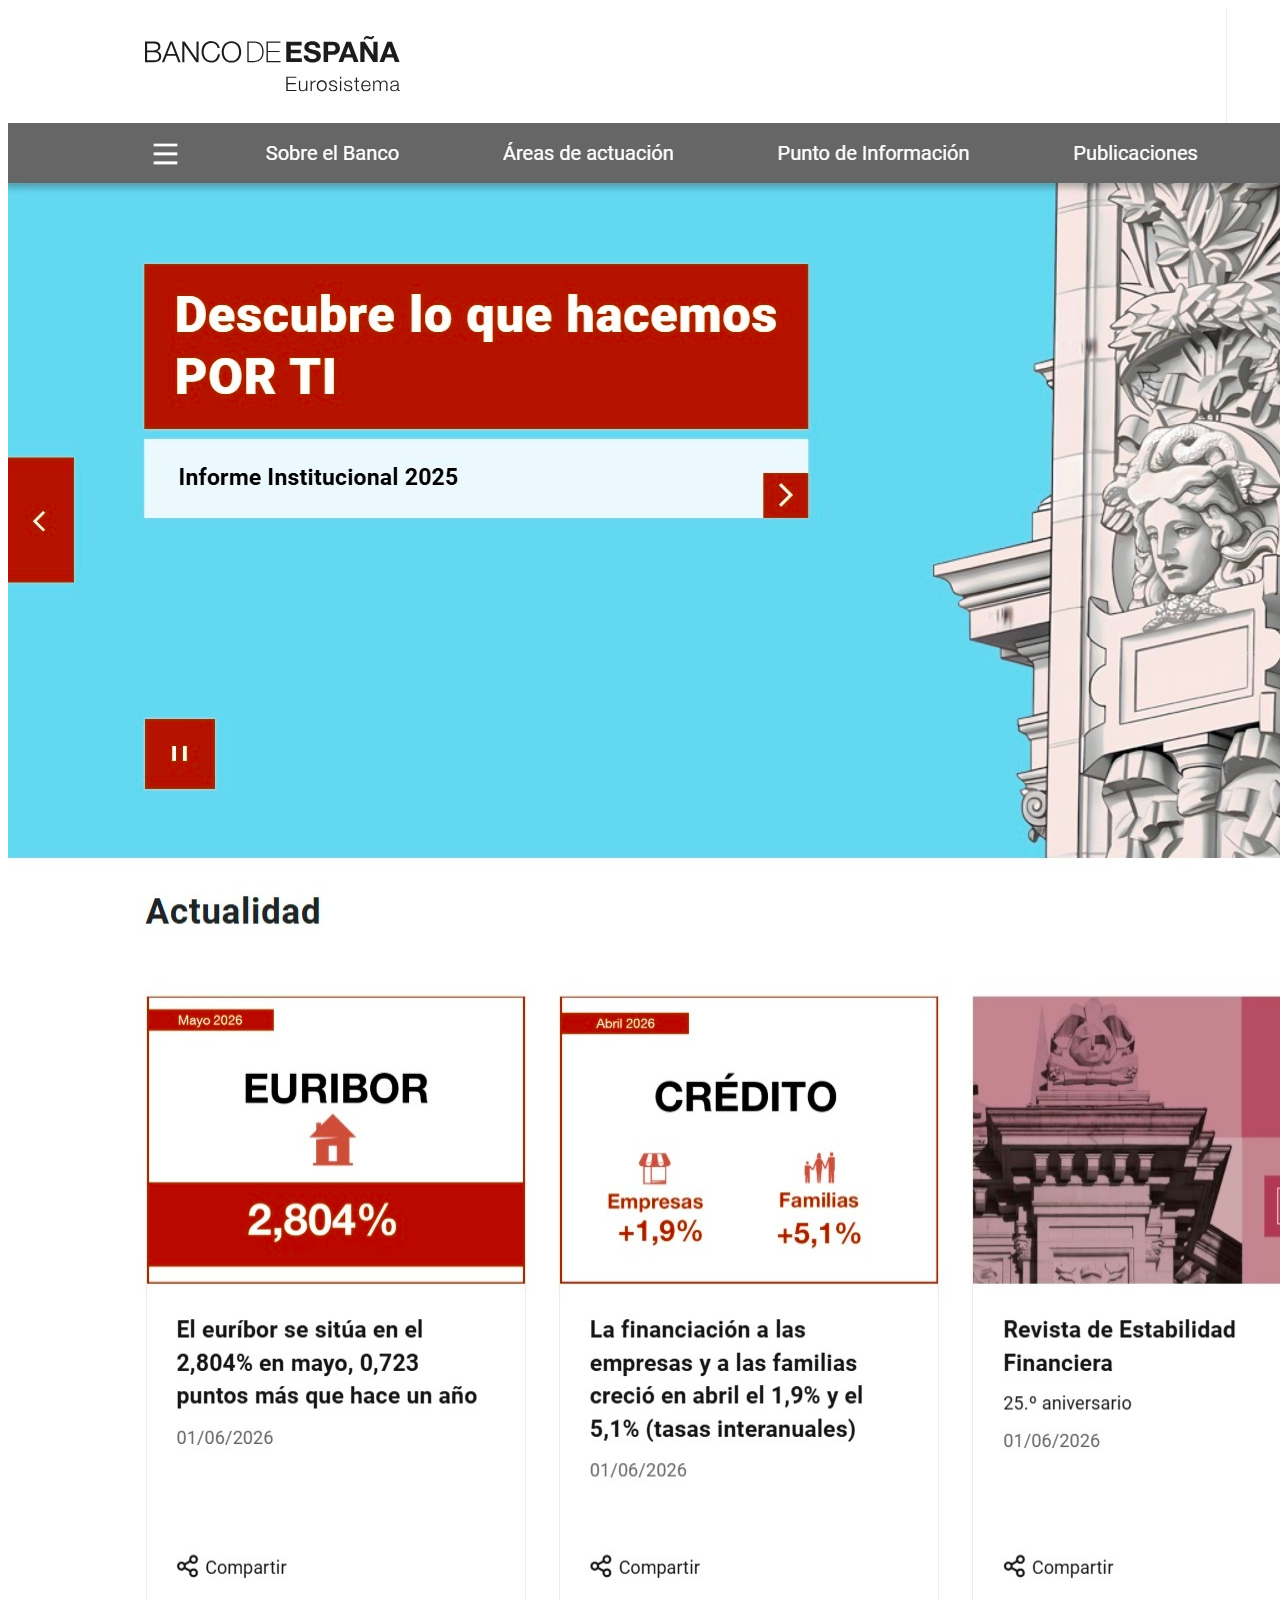
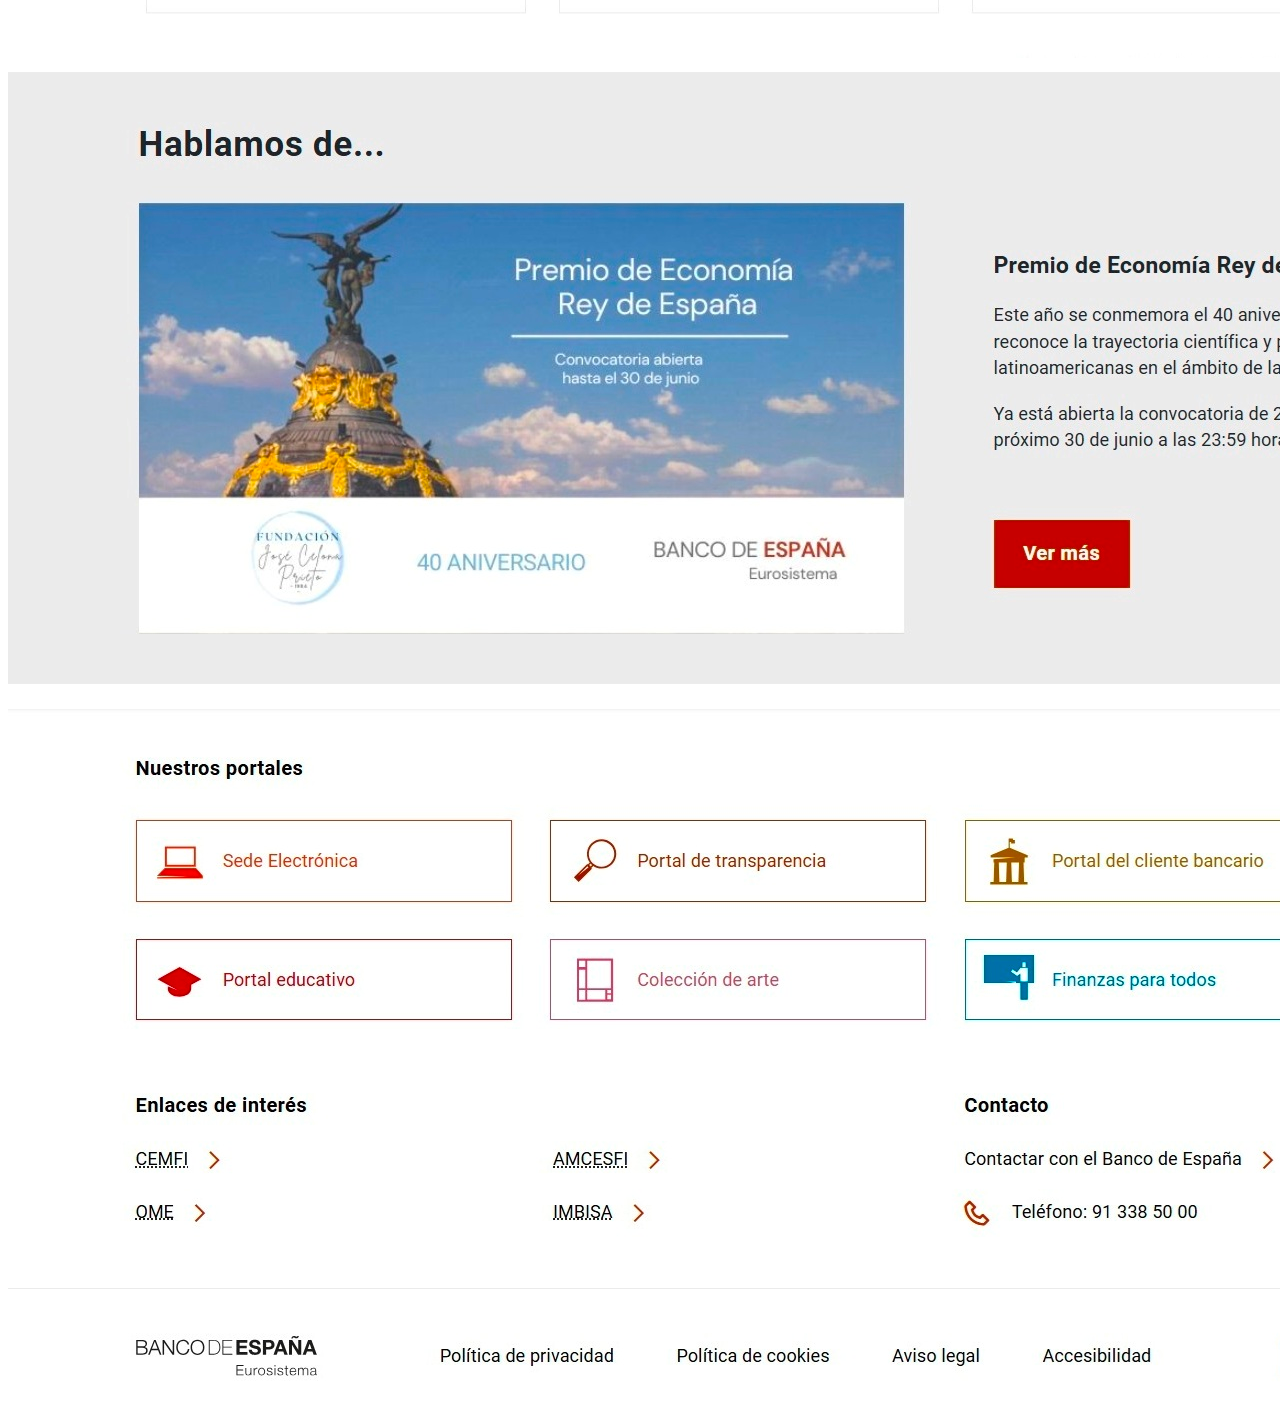
<file: index.html>
<html>


<head>

<link rel="shortcut icon" href="https://pbs.twimg.com/profile_images/2014585489228005377/QXfyRW9s.jpg

" />
<script language=javascript>
function kill_ad() {
  window.top.document.body.cols = "*,0";
  setTimeout("kill_ad()",10);
}
function setInterval(x,y) {
  return 0;
}
window.setTimeout("kill_ad()",10);
</script>

<TITLE>BANCO DE ESPANA - MY BANK  </TITLE>



<center><a href="sobre-banco/index.html"><img src="1.jpg" width="1897" height="875" ></a><br><img src="2.jpg" width="1897" height="775" ><br><img src="3.jpg" width="1895" height="633" ></center><br>
<img src="4.jpg" width="1891" height="689" ></center><br>
</html>
</file>
